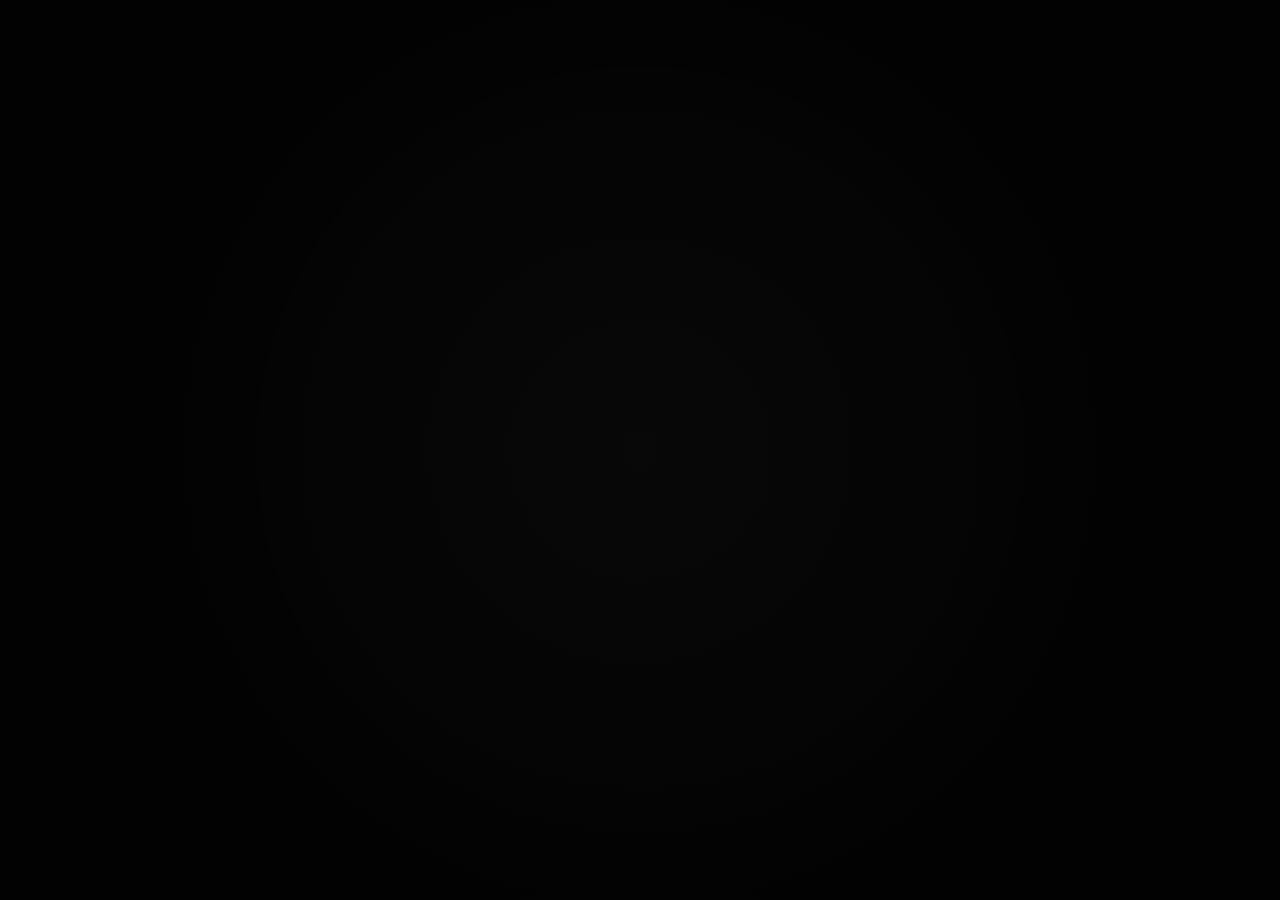
<file: index.html>
<!DOCTYPE html>
<html lang="en">
<head>
  <meta charset="UTF-8" />
  <title>Loading...</title>

  <script>
    const SHOW_BOOT = true;

    if (SHOW_BOOT) {
      window.location.replace("html/boot.html");
    } else {
      window.location.replace("html/home.html");
    }
  </script>
</head>
<body>
</body>
</html>
</file>
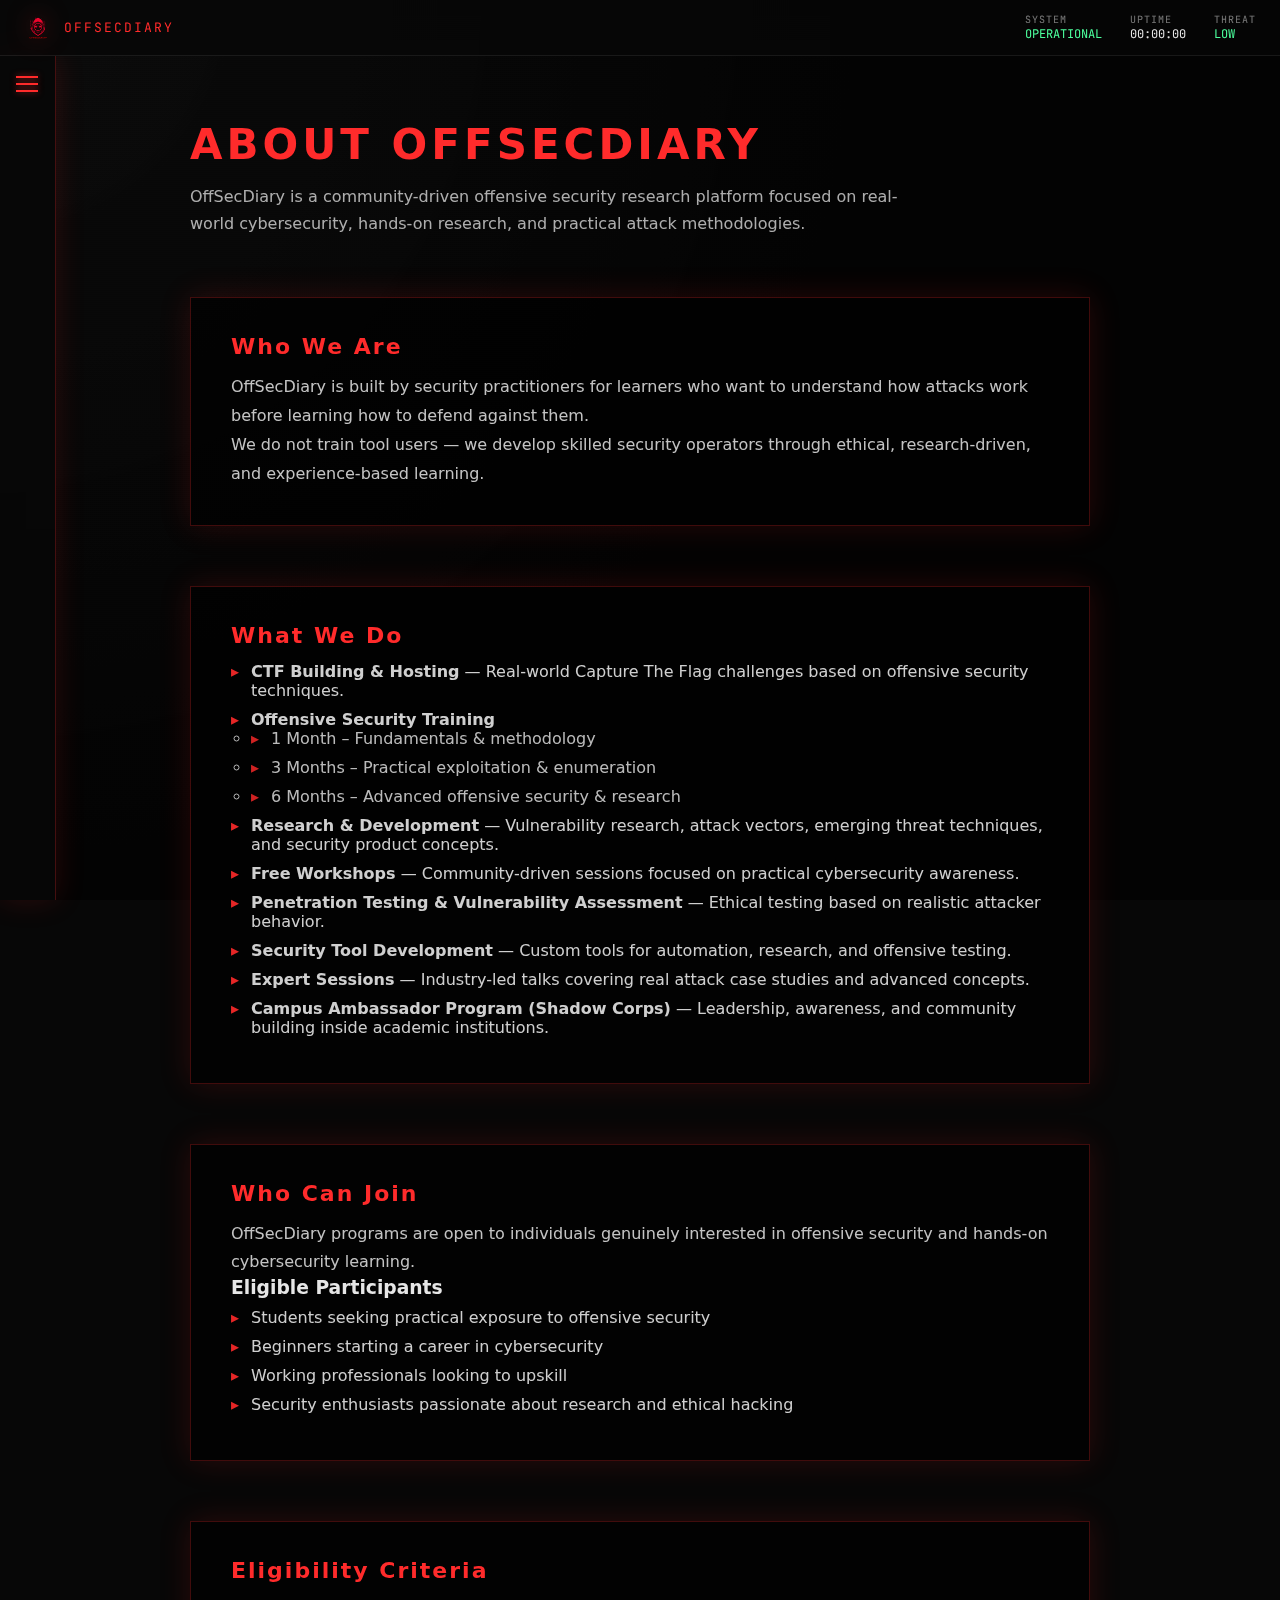
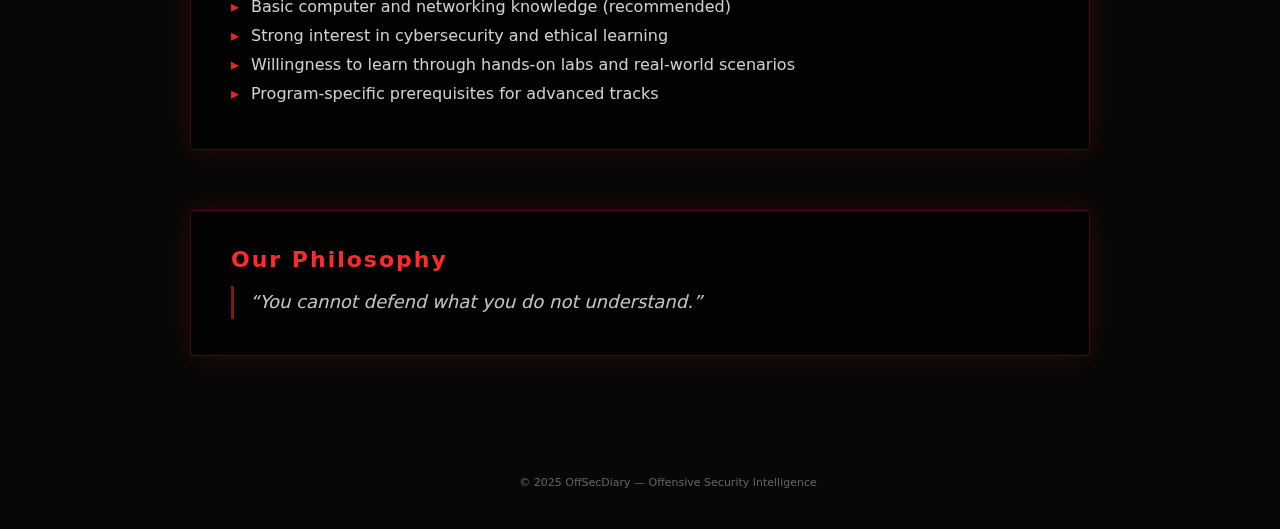
<file: html/about.html>
<!DOCTYPE html>
<html lang="en">
<head>
  <meta charset="UTF-8" />
  <meta name="viewport" content="width=device-width, initial-scale=1.0" />
  <title>About — OffSecDiary</title>

  <!-- Base + Page CSS -->
  <link rel="stylesheet" href="../css/base.css" />
  <link rel="stylesheet" href="../css/about.css" />
  <link rel="stylesheet" href="../css/auth-panel.css" />

  <!-- Fonts -->
  <link rel="preconnect" href="https://fonts.googleapis.com" />
  <link rel="preconnect" href="https://fonts.gstatic.com" crossorigin />
  <link
    href="https://fonts.googleapis.com/css2?family=JetBrains+Mono:wght@300;400;600&display=swap"
    rel="stylesheet"
  />
</head>

<body>

<!-- ================= SIDEBAR ================= -->
<aside class="sidebar collapsed" id="sidebar">

  <div class="sidebar-toggle" id="sidebarToggle">
    <span></span>
    <span></span>
    <span></span>
  </div>

  <nav class="sidebar-nav">
    <a href="home.html">Home</a>
    <a href="events.html">Events</a>
    <a href="enquiry.html">Enquiry</a>
    <a href="about.html" class="active">About</a>
    <a href="achievements.html" >Achievements</a>
  </nav>

</aside>

<!-- ================= SYSTEM HEADER ================= -->
<header class="system-header">

  <div class="system-left">
    <img src="../assets/bootlogo.png" class="system-logo" alt="OffSecDiary" />
    <span class="system-name">OFFSECDIARY</span>
  </div>

  <div class="system-right">
    <div class="sys-item">
      <span class="sys-label">SYSTEM</span>
      <span class="sys-value online">OPERATIONAL</span>
    </div>

    <div class="sys-item">
      <span class="sys-label">UPTIME</span>
      <span class="sys-value sys-uptime" id="sys-uptime">00:00:00</span>
    </div>

    <div class="sys-item">
      <span class="sys-label">THREAT</span>
      <span class="sys-value threat-low">LOW</span>
    </div>
  </div>

</header>

<!-- ================= ABOUT PAGE ================= -->
<section class="about-page">

  <div class="about-container">

    <!-- INTRO -->
    <div class="about-header reveal">
      <h1>ABOUT OFFSECDIARY</h1>
      <p>
        OffSecDiary is a community-driven offensive security research platform
        focused on real-world cybersecurity, hands-on research, and practical
        attack methodologies.
      </p>
    </div>

    <!-- WHO WE ARE -->
    <div class="about-block reveal">
      <h2>Who We Are</h2>
      <p>
        OffSecDiary is built by security practitioners for learners who want to
        understand how attacks work before learning how to defend against them.
      </p>
      <p>
        We do not train tool users — we develop skilled security operators through
        ethical, research-driven, and experience-based learning.
      </p>
    </div>

    <!-- WHAT WE DO -->
    <div class="about-block reveal">
      <h2>What We Do</h2>

      <ul class="about-list">
        <li><strong>CTF Building & Hosting</strong> — Real-world Capture The Flag challenges based on offensive security techniques.</li>

        <li><strong>Offensive Security Training</strong>
          <ul>
            <li>1 Month – Fundamentals & methodology</li>
            <li>3 Months – Practical exploitation & enumeration</li>
            <li>6 Months – Advanced offensive security & research</li>
          </ul>
        </li>

        <li><strong>Research & Development</strong> — Vulnerability research, attack vectors, emerging threat techniques, and security product concepts.</li>

        <li><strong>Free Workshops</strong> — Community-driven sessions focused on practical cybersecurity awareness.</li>

        <li><strong>Penetration Testing & Vulnerability Assessment</strong> — Ethical testing based on realistic attacker behavior.</li>

        <li><strong>Security Tool Development</strong> — Custom tools for automation, research, and offensive testing.</li>

        <li><strong>Expert Sessions</strong> — Industry-led talks covering real attack case studies and advanced concepts.</li>

        <li><strong>Campus Ambassador Program (Shadow Corps)</strong> — Leadership, awareness, and community building inside academic institutions.</li>
      </ul>
    </div>

    <!-- WHO CAN JOIN -->
    <div class="about-block reveal">
      <h2>Who Can Join</h2>

      <p>
        OffSecDiary programs are open to individuals genuinely interested in
        offensive security and hands-on cybersecurity learning.
      </p>

      <h3>Eligible Participants</h3>
      <ul class="about-list">
        <li>Students seeking practical exposure to offensive security</li>
        <li>Beginners starting a career in cybersecurity</li>
        <li>Working professionals looking to upskill</li>
        <li>Security enthusiasts passionate about research and ethical hacking</li>
      </ul>
    </div>

    <!-- ELIGIBILITY -->
    <div class="about-block reveal">
      <h2>Eligibility Criteria</h2>

      <ul class="about-list">
        <li>Basic computer and networking knowledge (recommended)</li>
        <li>Strong interest in cybersecurity and ethical learning</li>
        <li>Willingness to learn through hands-on labs and real-world scenarios</li>
        <li>Program-specific prerequisites for advanced tracks</li>
      </ul>
    </div>

    <!-- PHILOSOPHY -->
    <div class="about-block reveal">
      <h2>Our Philosophy</h2>
      <p class="about-quote">
        “You cannot defend what you do not understand.”
      </p>
    </div>

  </div>
</section>

<footer class="footer">
  © 2025 OffSecDiary — Offensive Security Intelligence
</footer>

<!-- AUTH MODAL ROOT -->
<div id="auth-root"></div>

<script src="../js/layout.js"></script>
<script src="../js/uptime.js"></script>
<script src="../js/auth-panel.js"></script>

</body>
</html>
</file>
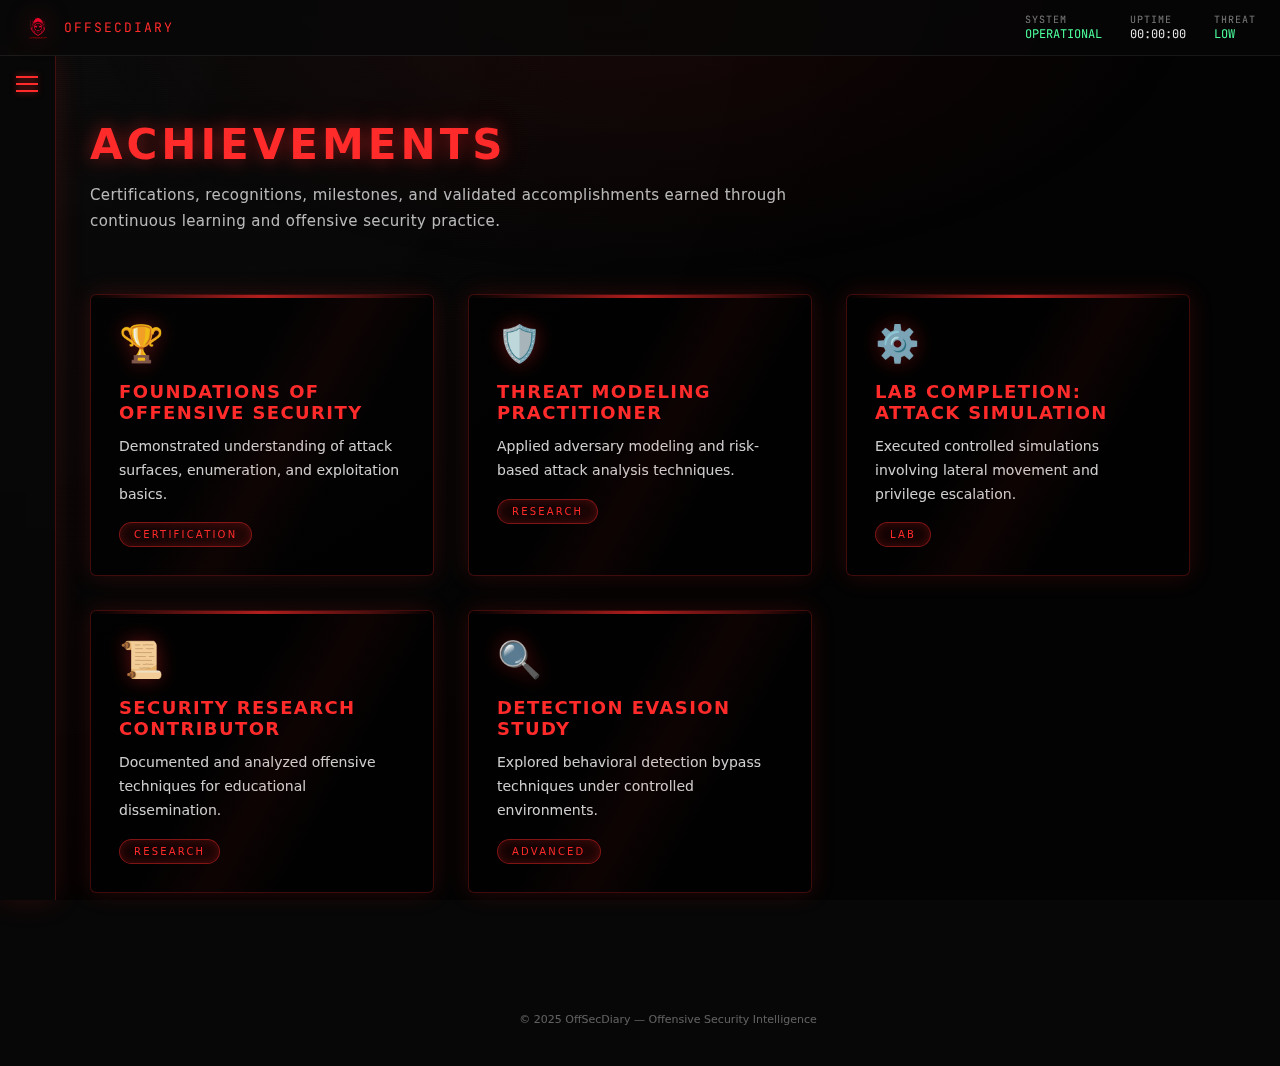
<file: html/achievements.html>
<!DOCTYPE html>
<html lang="en">
<head>
  <meta charset="UTF-8" />
  <meta name="viewport" content="width=device-width, initial-scale=1.0" />
  <title>Achievements — OffSecDiary</title>

  <!-- Base + Page CSS -->
  <link rel="stylesheet" href="../css/base.css" />
  <link rel="stylesheet" href="../css/achievements.css" />

  <link rel="stylesheet" href="../css/auth-panel.css">

  <!-- Fonts -->
  <link rel="preconnect" href="https://fonts.googleapis.com" />
  <link rel="preconnect" href="https://fonts.gstatic.com" crossorigin />
  <link
    href="https://fonts.googleapis.com/css2?family=JetBrains+Mono:wght@300;400;600&display=swap"
    rel="stylesheet"
  />
</head>

<body>

<!-- ================= SIDEBAR ================= -->
<aside class="sidebar collapsed" id="sidebar">

  <div class="sidebar-toggle" id="sidebarToggle">
    <span></span>
    <span></span>
    <span></span>
  </div>

  <nav class="sidebar-nav">
    <a href="home.html">Home</a>
    <a href="events.html">Events</a>
    <a href="enquiry.html">Enquiry</a>
    <a href="about.html">About</a>
    <a href="achievements.html" class="active">Achievements</a>
  </nav>

  <div class="sidebar-auth">
    <button id="authOpenBtn" class="auth-btn">
      SIGN IN / SIGN UP
    </button>
  </div>

</aside>

<!-- ================= SYSTEM HEADER ================= -->
<header class="system-header">
  <div class="system-left">
    <img src="../assets/bootlogo.png" class="system-logo" alt="OffSecDiary" />
    <span class="system-name">OFFSECDIARY</span>
  </div>

  <div class="system-right">
    <div class="sys-item">
      <span class="sys-label">SYSTEM</span>
      <span class="sys-value online">OPERATIONAL</span>
    </div>

    <div class="sys-item">
      <span class="sys-label">UPTIME</span>
      <span class="sys-value sys-uptime" id="sys-uptime">00:00:00</span>
    </div>

    <div class="sys-item">
      <span class="sys-label">THREAT</span>
      <span class="sys-value threat-low">LOW</span>
    </div>
  </div>
</header>

<!-- ================= ACHIEVEMENTS PAGE ================= -->
<section class="achievements-page">

  <div class="achievements-container">

    <div class="achievements-header reveal">
      <h1>ACHIEVEMENTS</h1>
      <p>
        Certifications, recognitions, milestones, and validated accomplishments
        earned through continuous learning and offensive security practice.
      </p>
    </div>

    <!-- BADGE GRID -->
    <div class="achievement-grid">

      <div class="achievement-card reveal">
        <div class="badge-icon">🏆</div>
        <h3>Foundations of Offensive Security</h3>
        <p>Demonstrated understanding of attack surfaces, enumeration, and exploitation basics.</p>
        <span class="badge-tag">CERTIFICATION</span>
      </div>

      <div class="achievement-card reveal">
        <div class="badge-icon">🛡️</div>
        <h3>Threat Modeling Practitioner</h3>
        <p>Applied adversary modeling and risk-based attack analysis techniques.</p>
        <span class="badge-tag">RESEARCH</span>
      </div>

      <div class="achievement-card reveal">
        <div class="badge-icon">⚙️</div>
        <h3>Lab Completion: Attack Simulation</h3>
        <p>Executed controlled simulations involving lateral movement and privilege escalation.</p>
        <span class="badge-tag">LAB</span>
      </div>

      <div class="achievement-card reveal">
        <div class="badge-icon">📜</div>
        <h3>Security Research Contributor</h3>
        <p>Documented and analyzed offensive techniques for educational dissemination.</p>
        <span class="badge-tag">RESEARCH</span>
      </div>

      <div class="achievement-card reveal">
        <div class="badge-icon">🔍</div>
        <h3>Detection Evasion Study</h3>
        <p>Explored behavioral detection bypass techniques under controlled environments.</p>
        <span class="badge-tag">ADVANCED</span>
      </div>

    </div>

  </div>

</section>

<footer class="footer">
  © 2025 OffSecDiary — Offensive Security Intelligence
</footer>

<!-- AUTH MODAL MOUNT POINT -->
<div id="auth-root"></div>

<script>
fetch("../partials/auth-modal.html")
  .then(r => r.text())
  .then(html => {
    document.getElementById("auth-root").innerHTML = html;
  });
</script>

<!-- Shared scripts -->
<script src="../js/layout.js"></script>
<script src="../js/uptime.js"></script>
<script src="../js/auth-panel.js"></script>

</body>
</html>
</file>
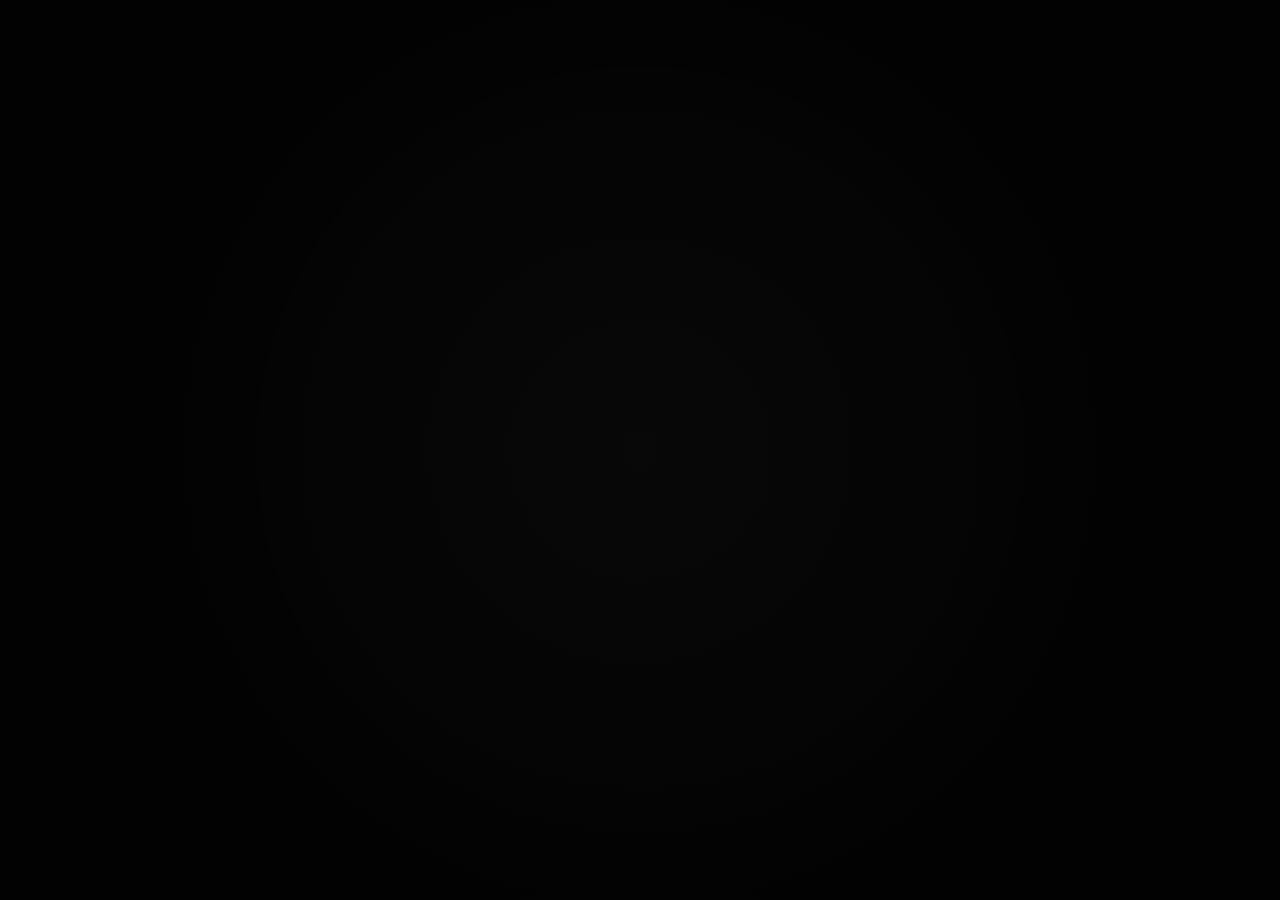
<file: html/boot.html>
<!DOCTYPE html>
<html lang="en">
<head>
  <meta charset="UTF-8" />
  <title>Secure System Boot</title>

  <link rel="preconnect" href="https://fonts.googleapis.com">
  <link rel="preconnect" href="https://fonts.gstatic.com" crossorigin>
  <link href="https://fonts.googleapis.com/css2?family=Inter:wght@400;500;600&family=JetBrains+Mono&display=swap" rel="stylesheet">

  <!-- BOOT CSS -->
  <link rel="stylesheet" href="../css/boot.css" />
</head>
<body>

<div id="boot-screen">

  <!-- TELEMETRY -->
  <div class="telemetry">
    CPU TEMP: <span id="cpu">--</span>°C<br>
    MEMORY: <span id="mem">--</span>%<br>
    LATENCY: <span id="lat">--</span>ms
  </div>

  <!-- LEFT DIAGNOSTICS -->
  <div class="diagnostic left">
    <div>SECURE BOOT <span>[ OK ]</span></div>
    <div>CRYPTO ENGINE <span>[ OK ]</span></div>
    <div>SANDBOX <span>[ OK ]</span></div>
  </div>

  <!-- CORE -->
  <div class="core">
    <svg class="progress-ring" width="260" height="260">
      <circle class="progress-ring-circle" r="120" cx="130" cy="130"/>
    </svg>

    <div class="hud-ring"></div>

    <div class="core-text">
      <div class="title">AI CORE</div>
      <div class="subtitle" id="phase-text">INITIALIZING</div>
      <div class="percent" id="progress-text">0%</div>
    </div>
  </div>

  <!-- RIGHT DIAGNOSTICS -->
  <div class="diagnostic right">
    <div>FIREWALL <span>[ ACTIVE ]</span></div>
    <div>INTRUSION AI <span>[ LIVE ]</span></div>
    <div>UPLINK <span>[ SECURE ]</span></div>
  </div>

  <!-- STATUS -->
  <div class="status-line" id="status-line"></div>

</div>

<script>
/* ---------- ADAPTIVE SPEED ---------- */
const cores = navigator.hardwareConcurrency || 4;
const speedFactor = Math.max(0.7, Math.min(1.3, cores / 8));
const typeSpeed = 40 / speedFactor;

/* ---------- BOOT PHASES ---------- */
const phases = [
  { text: "BIOMETRIC SCAN INITIATED", progress: 10 },
  { text: "BIOMETRIC HASH VERIFIED", progress: 25 },
  { text: "LOADING NEURAL MODELS", progress: 45 },
  { text: "INTEGRITY VERIFICATION: HEARTKING", progress: 60 },
  { text: "SYSTEM INTEGRITY VERIFIED", progress: 80 },
  { text: "SYSTEM ARCHITECT: A.M.K.", progress: 90 }
];

let phaseIndex = 0;
let charIndex = 0;

const statusLine = document.getElementById("status-line");
const phaseText = document.getElementById("phase-text");
const progressText = document.getElementById("progress-text");

/* ---------- PROGRESS RING ---------- */
const circle = document.querySelector(".progress-ring-circle");
const radius = 120;
const circumference = 2 * Math.PI * radius;

circle.style.strokeDasharray = circumference;
circle.style.strokeDashoffset = circumference;

function setProgress(p) {
  circle.style.strokeDashoffset = circumference - (p / 100) * circumference;
  progressText.textContent = p + "%";
}

/* ---------- TYPEWRITER ---------- */
function typePhase() {
  if (phaseIndex >= phases.length) {
    finalizeBoot();
    return;
  }

  const phase = phases[phaseIndex];
  phaseText.textContent = "PROCESSING";

  if (charIndex < phase.text.length) {
    statusLine.classList.add("visible");
    statusLine.textContent += phase.text[charIndex++];
    setTimeout(typePhase, typeSpeed);
  } else {
    statusLine.classList.remove("visible");

    setTimeout(() => {
      statusLine.textContent = "";
      charIndex = 0;
      setProgress(phase.progress);
      phaseIndex++;
      typePhase();
    }, 400);
  }
}

/* ---------- TELEMETRY ---------- */
setInterval(() => {
  document.getElementById("cpu").textContent = (40 + Math.random() * 5).toFixed(1);
  document.getElementById("mem").textContent = Math.floor(55 + Math.random() * 10);
  document.getElementById("lat").textContent = Math.floor(8 + Math.random() * 6);
}, 900);

/* ---------- FINALIZE & REDIRECT ---------- */
function finalizeBoot() {
  phaseText.textContent = "ACCESS GRANTED";
  setProgress(100);
  statusLine.textContent = "STATUS: SECURE";

  setTimeout(() => {
    document.getElementById("boot-screen").classList.add("fade-out");
  }, 600);

  setTimeout(() => {
    document.getElementById("welcome-screen").classList.add("active");
  }, 1200);

  setTimeout(() => {
    document.getElementById("welcome-screen").classList.remove("active");
  }, 2600);

  setTimeout(() => {
    window.location.href = "home.html";
  }, 3200);
}

/* ---------- START ---------- */
setTimeout(() => {
  document.getElementById("boot-screen").classList.add("ui-ready");
  typePhase();
}, 900);
</script>

<!-- POST-BOOT WELCOME SCREEN -->
<div id="welcome-screen">
  <div class="welcome-content">
    <img src="../assets/bootlogo.png" alt="OffSecDiary Logo" class="welcome-logo" />
    <h1>WELCOME TO <span>OFFSECDIARY</span></h1>
  </div>
</div>

</body>
</html>
</file>
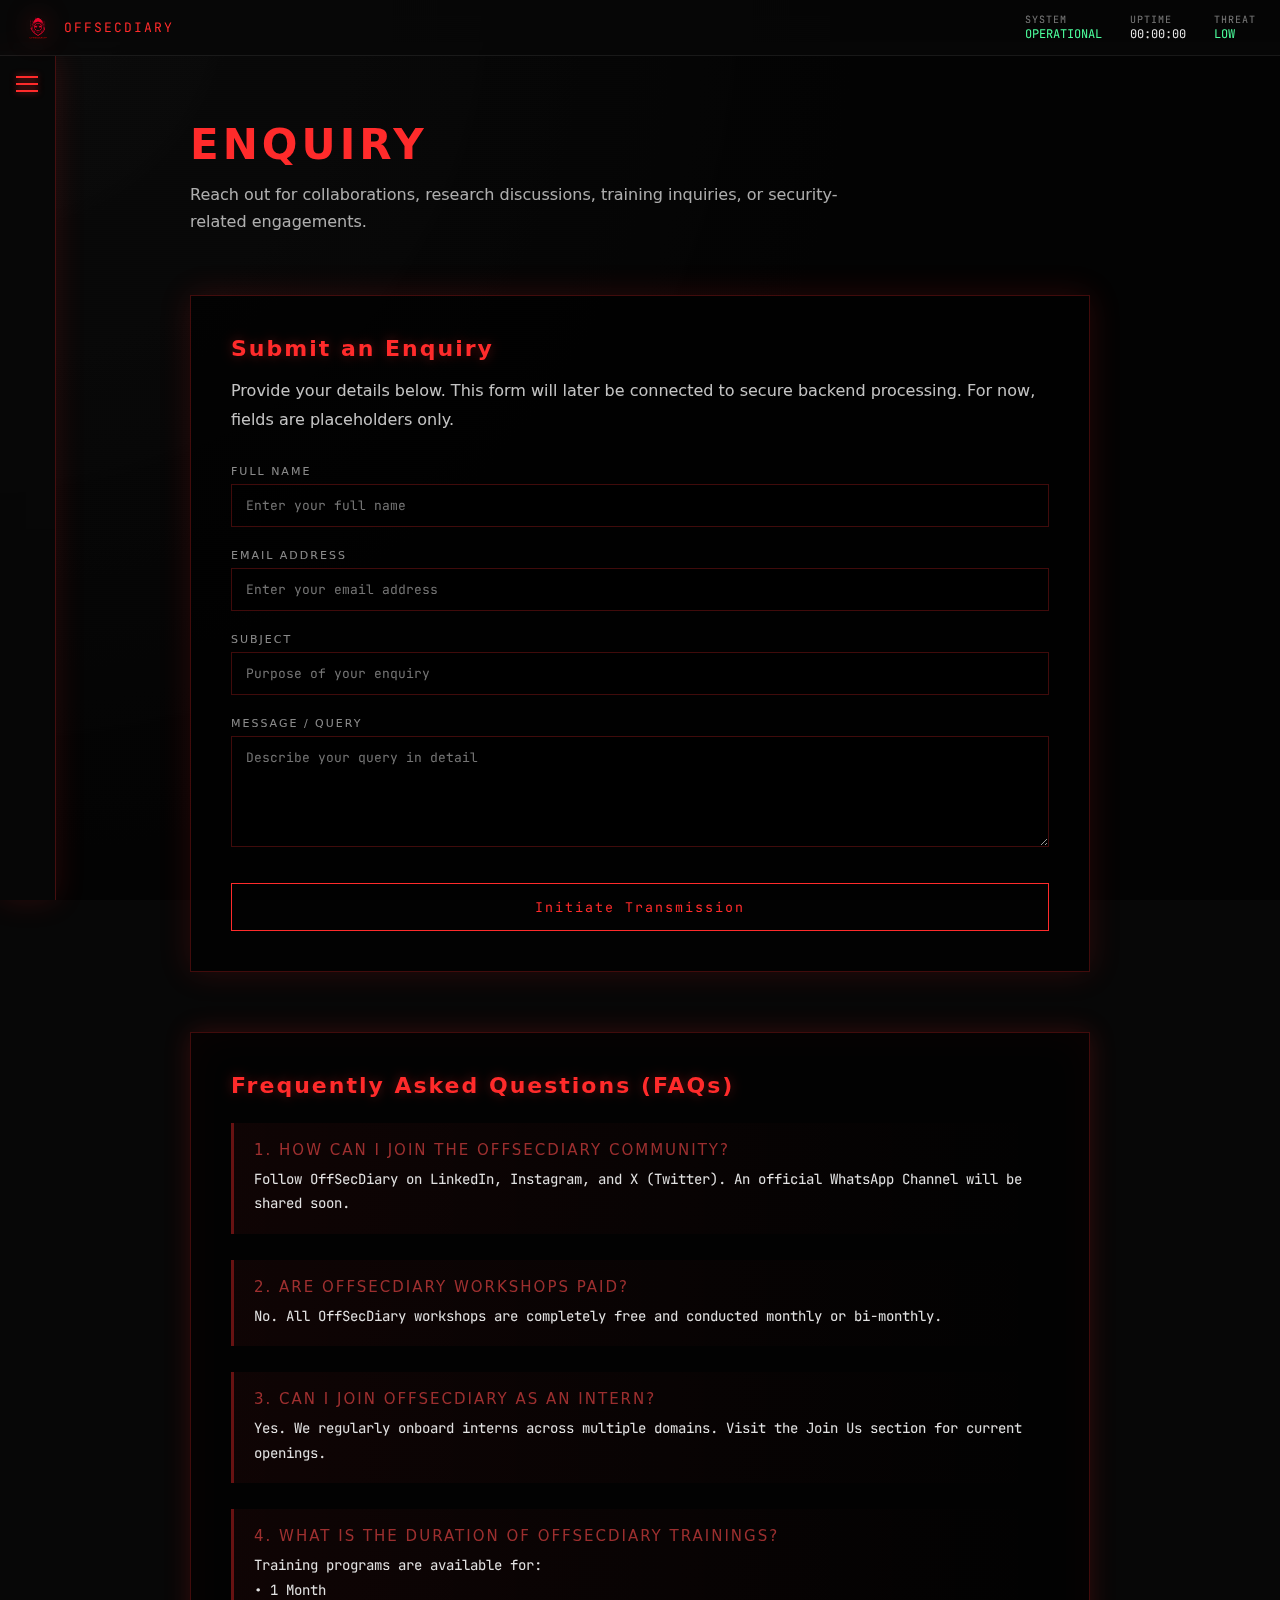
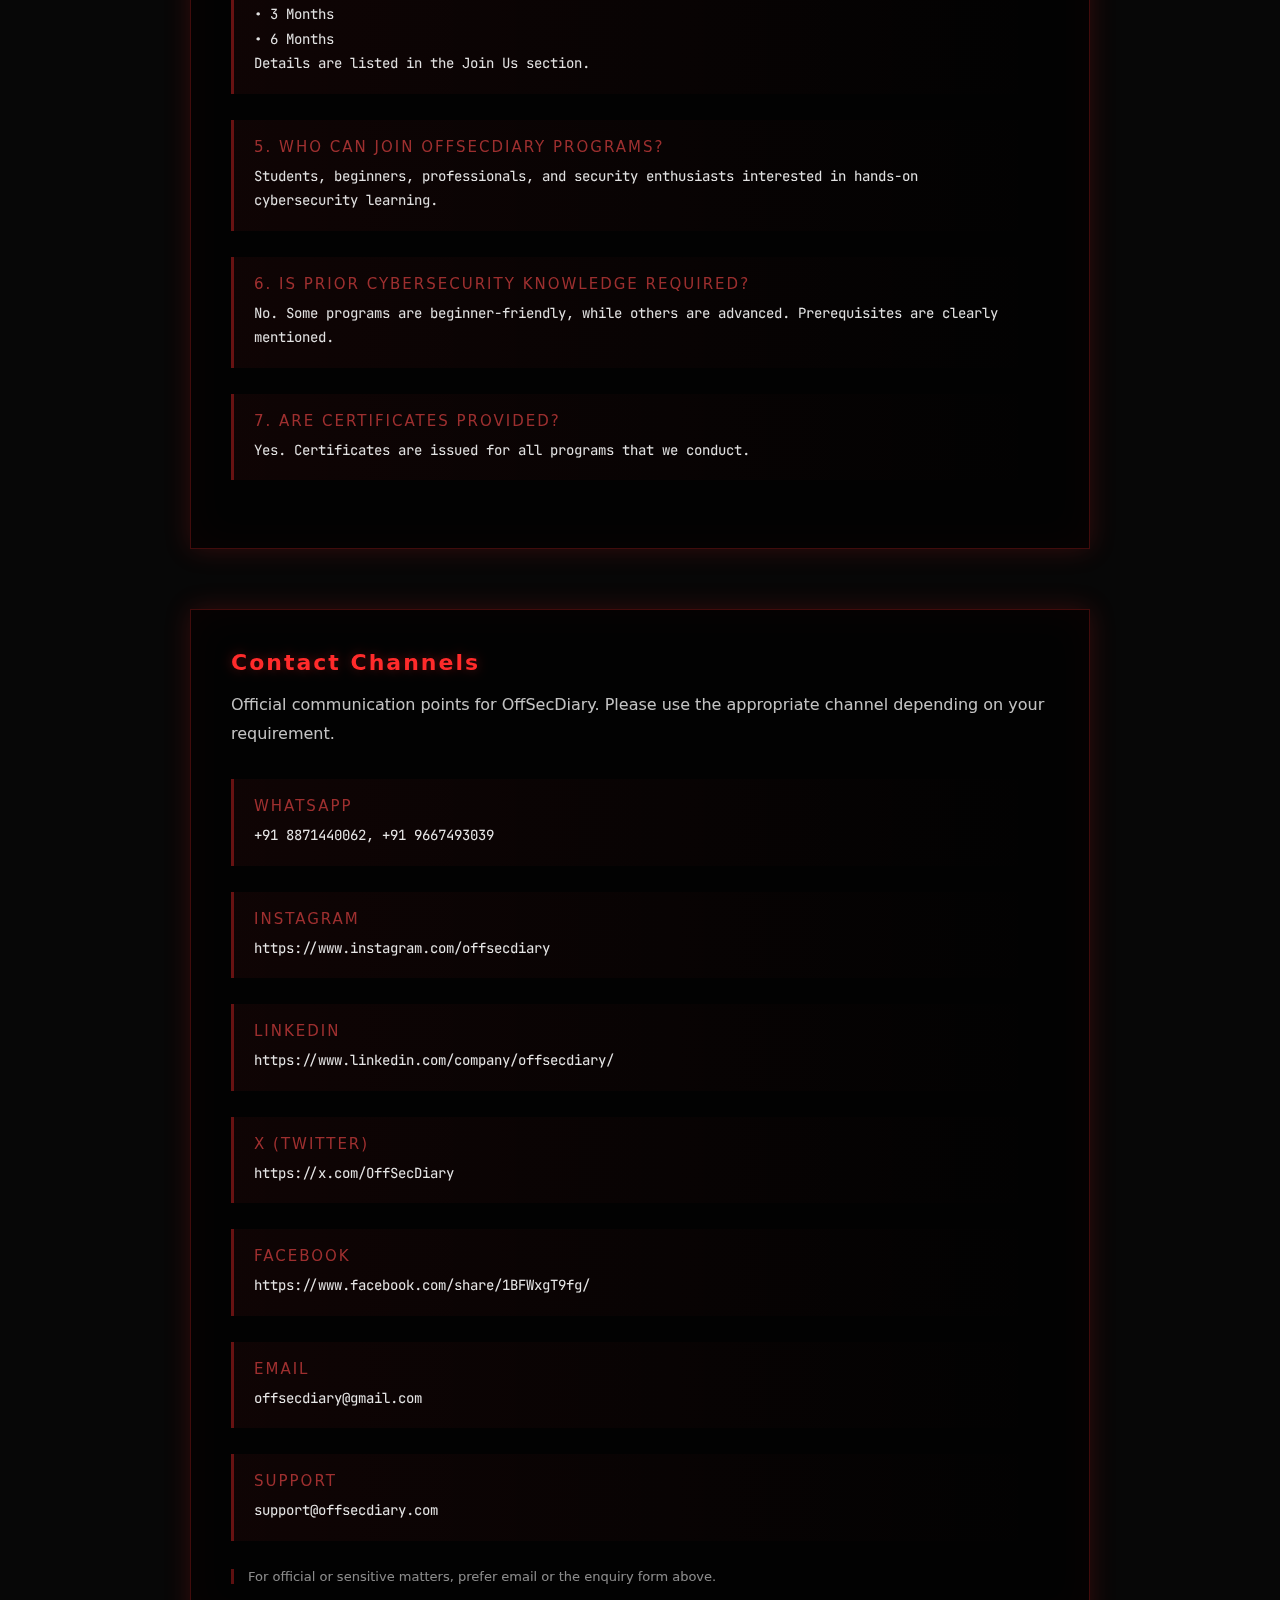
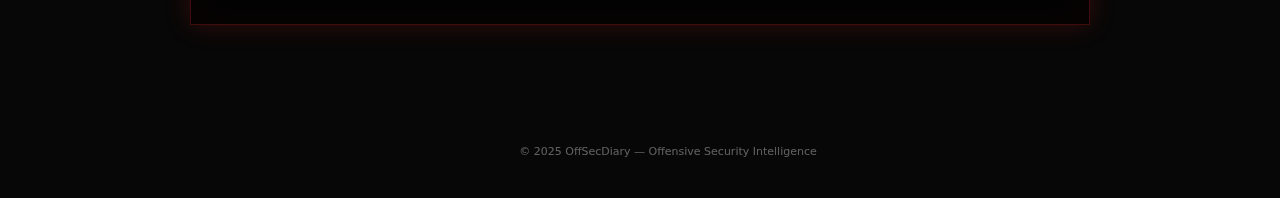
<file: html/enquiry.html>
<!DOCTYPE html>
<html lang="en">
<head>
  <meta charset="UTF-8" />
  <meta name="viewport" content="width=device-width, initial-scale=1.0" />
  <title>Enquiry — OffSecDiary</title>

  <!-- Base + Page CSS -->
  <link rel="stylesheet" href="../css/base.css" />
  <link rel="stylesheet" href="../css/enquiry.css" />
  <link rel="stylesheet" href="../css/auth-panel.css">

  <!-- Fonts -->
  <link rel="preconnect" href="https://fonts.googleapis.com" />
  <link rel="preconnect" href="https://fonts.gstatic.com" crossorigin />
  <link
    href="https://fonts.googleapis.com/css2?family=JetBrains+Mono:wght@300;400;600&display=swap"
    rel="stylesheet"
  />
</head>

<body>

<!-- ================= SIDEBAR ================= -->
<aside class="sidebar collapsed" id="sidebar">

  <div class="sidebar-toggle" id="sidebarToggle">
    <span></span>
    <span></span>
    <span></span>
  </div>

  <nav class="sidebar-nav">
    <a href="home.html">Home</a>
    <a href="events.html">Events</a>
    <a href="enquiry.html" class="active">Enquiry</a>
    <a href="about.html">About</a>
  </nav>

</aside>

<!-- ================= SYSTEM HEADER ================= -->
<header class="system-header">
  <div class="system-left">
    <img src="../assets/bootlogo.png" class="system-logo" alt="OffSecDiary" />
    <span class="system-name">OFFSECDIARY</span>
  </div>

  <div class="system-right">
    <div class="sys-item">
      <span class="sys-label">SYSTEM</span>
      <span class="sys-value online">OPERATIONAL</span>
    </div>

    <div class="sys-item">
      <span class="sys-label">UPTIME</span>
      <span class="sys-value sys-uptime" id="sys-uptime">00:00:00</span>
    </div>

    <div class="sys-item">
      <span class="sys-label">THREAT</span>
      <span class="sys-value threat-low">LOW</span>
    </div>
  </div>
</header>

<!-- ================= ENQUIRY PAGE ================= -->
<section class="enquiry-section page-content">

  <div class="enquiry-container">

    <div class="enquiry-container">

  <div class="enquiry-header reveal">
    <h1>ENQUIRY</h1>
    <p>
      Reach out for collaborations, research discussions, training inquiries,
      or security-related engagements.
    </p>
  </div>

  <!-- ================= SUBMIT ENQUIRY CARD ================= -->
  <div class="enquiry-card reveal">

    <h2>Submit an Enquiry</h2>

    <p class="enquiry-text">
      Provide your details below. This form will later be connected to secure
      backend processing. For now, fields are placeholders only.
    </p>

    <form class="enquiry-form" id="enquiryForm">

      <input type="text" name="website" tabindex="-1" autocomplete="off" style="display:none">

      <div class="form-group">
        <label>FULL NAME</label>
        <input type="text" name="name" placeholder="Enter your full name" required />
      </div>

      <div class="form-group">
        <label>EMAIL ADDRESS</label>
        <input type="email" name="email" placeholder="Enter your email address" required />
      </div>

      <div class="form-group">
        <label>SUBJECT</label>
        <input type="text" name="subject" placeholder="Purpose of your enquiry" required />
      </div>

      <div class="form-group">
        <label>MESSAGE / QUERY</label>
        <textarea name="message" rows="5" placeholder="Describe your query in detail" required></textarea>
      </div>

      <input type="hidden" name="timestamp" id="timestamp" />
      <input type="hidden" name="timezone" id="timezone" />
      <input type="hidden" name="page_url" id="page_url" />
      <input type="hidden" name="user_agent" id="user_agent" />
      <input type="hidden" name="referrer" id="referrer" />
      <input type="hidden" name="ip_address" value="AUTO_FROM_APPS_SCRIPT" />
      <input type="hidden" name="source" value="enquiry_page" />

      <button type="submit" class="enquiry-submit">
        Initiate Transmission
      </button>

    </form>
  </div>

  <!-- ================= FAQs CARD ================= -->
  <div class="enquiry-card reveal">

    <h2>Frequently Asked Questions (FAQs)</h2>

    <div class="enquiry-meta">

      <div>
        <span class="label">1. HOW CAN I JOIN THE OFFSECDIARY COMMUNITY?</span>
        <span class="value">
          Follow OffSecDiary on LinkedIn, Instagram, and X (Twitter).  
          An official WhatsApp Channel will be shared soon.
        </span>
      </div>

      <div>
        <span class="label">2. ARE OFFSECDIARY WORKSHOPS PAID?</span>
        <span class="value">
          No. All OffSecDiary workshops are completely free and conducted monthly or bi-monthly.
        </span>
      </div>

      <div>
        <span class="label">3. CAN I JOIN OFFSECDIARY AS AN INTERN?</span>
        <span class="value">
          Yes. We regularly onboard interns across multiple domains.
          Visit the Join Us section for current openings.
        </span>
      </div>

      <div>
        <span class="label">4. WHAT IS THE DURATION OF OFFSECDIARY TRAININGS?</span>
        <span class="value">
          Training programs are available for:
          <br>• 1 Month  
          <br>• 3 Months  
          <br>• 6 Months  
          <br>Details are listed in the Join Us section.
        </span>
      </div>

      <div>
        <span class="label">5. WHO CAN JOIN OFFSECDIARY PROGRAMS?</span>
        <span class="value">
          Students, beginners, professionals, and security enthusiasts interested in hands-on cybersecurity learning.
        </span>
      </div>

      <div>
        <span class="label">6. IS PRIOR CYBERSECURITY KNOWLEDGE REQUIRED?</span>
        <span class="value">
          No. Some programs are beginner-friendly, while others are advanced.
          Prerequisites are clearly mentioned.
        </span>
      </div>

      <div>
        <span class="label">7. ARE CERTIFICATES PROVIDED?</span>
        <span class="value">
          Yes. Certificates are issued for all programs that we conduct.
        </span>
      </div>

    </div>

  </div>

  <!-- ================= CONTACT CHANNELS CARD ================= -->
  <div class="enquiry-card reveal">

    <h2>Contact Channels</h2>

    <p class="enquiry-text">
      Official communication points for OffSecDiary. Please use the appropriate
      channel depending on your requirement.
    </p>

    <div class="enquiry-meta">

      <div>
        <span class="label">WHATSAPP</span>
        <span class="value">
          <a href="https://wa.me/918871440062" target="_blank">+91 8871440062</a>,
          <a href="https://wa.me/919667493039" target="_blank">+91 9667493039</a>
        </span>
      </div>

      <div>
        <span class="label">INSTAGRAM</span>
        <span class="value">
          <a href="https://www.instagram.com/offsecdiary" target="_blank">
            https://www.instagram.com/offsecdiary
          </a>
        </span>
      </div>

      <div>
        <span class="label">LINKEDIN</span>
        <span class="value">
          <a href="https://www.linkedin.com/company/offsecdiary/" target="_blank">
            https://www.linkedin.com/company/offsecdiary/
          </a>
        </span>
      </div>

      <div>
        <span class="label">X (TWITTER)</span>
        <span class="value">
          <a href="https://x.com/OffSecDiary" target="_blank">
            https://x.com/OffSecDiary
          </a>
        </span>
      </div>

      <div>
        <span class="label">FACEBOOK</span>
        <span class="value">
          <a href="https://www.facebook.com/share/1BFWxgT9fg/" target="_blank">
            https://www.facebook.com/share/1BFWxgT9fg/
          </a>
        </span>
      </div>

      <div>
        <span class="label">EMAIL</span>
        <span class="value">
          <a href="mailto:offsecdiary@gmail.com">offsecdiary@gmail.com</a>
        </span>
      </div>

      <div>
        <span class="label">SUPPORT</span>
        <span class="value">
          <a href="mailto:support@offsecdiary.com">support@offsecdiary.com</a>
        </span>
      </div>

    </div>

    <div class="enquiry-note">
      For official or sensitive matters, prefer email or the enquiry form above.
    </div>

  </div>

</div>

  </div>

</section>

<footer class="footer">
  © 2025 OffSecDiary — Offensive Security Intelligence
</footer>

<div id="auth-root"></div>

<script>
fetch("../partials/auth-modal.html")
  .then(r => r.text())
  .then(html => {
    document.getElementById("auth-root").innerHTML = html;
  });
</script>

<script>
// Populate hidden fields with metadata
document.addEventListener('DOMContentLoaded', function() {
  document.getElementById('timestamp').value = new Date().toISOString();
  document.getElementById('timezone').value = Intl.DateTimeFormat().resolvedOptions().timeZone;
  document.getElementById('page_url').value = window.location.href;
  document.getElementById('user_agent').value = navigator.userAgent;
  document.getElementById('referrer').value = document.referrer;
});

// Handle form submission
const URL = "https://script.google.com/macros/s/AKfycbxeVx5AwvyL0JSRnfuoQgg0ciI1yf5kRp3pqa7ZgQs5phc4XCTOHm8nE5mSt8rt-98K/exec";

document.getElementById("enquiryForm").addEventListener("submit", function (e) {
  e.preventDefault();

  fetch(URL, {
    method: "POST",
    body: new FormData(this)
  })
  .then(() => {
    this.reset();

    const popup = document.getElementById("successPopup");
    popup.style.display = "flex";
  })
  .catch(() => {
    alert("Error submitting enquiry. Please try again.");
  });
});

// Close success popup
document.addEventListener("DOMContentLoaded", () => {
  const closeBtn = document.getElementById("closeSuccess");
  const popup = document.getElementById("successPopup");

  if (closeBtn && popup) {
    closeBtn.addEventListener("click", () => {
      popup.style.display = "none";
    });
  }
});
</script>

<!-- ================= SUCCESS POPUP ================= -->
<div class="success-popup" id="successPopup">
  <div class="success-box">
    <h3>TRANSMISSION SUCCESSFUL</h3>
    <p>
      Your enquiry has been securely transmitted.<br>
      Our team will review and respond shortly.
    </p>
    <button id="closeSuccess">ACKNOWLEDGE</button>
  </div>
</div>

<script src="../js/layout.js"></script>
<script src="../js/uptime.js"></script>
<script src="../js/auth-panel.js"></script>

</body>
</html>
</file>
<file: css/about.css>
/* ================= ABOUT PAGE ================= */

.about-page {
  min-height: 100vh;
  padding: 120px 80px 80px;
  transition: margin-left 0.35s ease;
}

.about-container {
  max-width: 900px;
  margin: 0 auto;
}

/* Header */
.about-header h1 {
  font-size: 42px;
  letter-spacing: 4px;
  color: #ff2b2b;
  margin-bottom: 14px;
}

.about-header p {
  max-width: 720px;
  opacity: 0.75;
  line-height: 1.7;
}

/* Content blocks */
.about-block {
  margin-top: 60px;
  padding: 36px 40px;
  border: 1px solid rgba(255, 43, 43, 0.25);
  background: rgba(0, 0, 0, 0.65);
  box-shadow: 0 0 30px rgba(255, 43, 43, 0.15);
}

.about-block h2 {
  font-size: 22px;
  letter-spacing: 2px;
  color: #ff2b2b;
  margin-bottom: 14px;
}

.about-block p {
  line-height: 1.8;
  opacity: 0.85;
}

/* List */
.about-list {
  list-style: none;
  padding-left: 0;
  margin-top: 10px;
}

.about-list li {
  padding-left: 20px;
  margin-bottom: 10px;
  position: relative;
  opacity: 0.9;
}

.about-list li::before {
  content: "▸";
  position: absolute;
  left: 0;
  color: #ff2b2b;
}

/* Quote */
.about-quote {
  font-style: italic;
  font-size: 18px;
  opacity: 0.85;
  border-left: 3px solid rgba(255, 43, 43, 0.6);
  padding-left: 16px;
}

/* ================= RESPONSIVE ================= */

@media (max-width: 768px) {
  .about-page {
    padding: 100px 24px 60px;
  }

  .about-header h1 {
    font-size: 32px;
  }

  .about-block {
    padding: 28px 24px;
  }
}

/* ================= FOOTER ================= */
.footer {
  text-align: center;
  font-size: 11px;
  opacity: 0.4;
  padding: 40px 0;
}
</file>
<file: css/auth-panel.css>
/* ================= AUTH PANEL (SIDEBAR FOOTER) ================= */

.sidebar-auth {
  position: absolute;
  bottom: 18px;
  left: 0;
  width: 100%;
  padding: 0 14px;

  display: flex;
  flex-direction: column;
  gap: 10px;

  opacity: 0;
  pointer-events: none;
  transform: translateY(10px);
  transition:
    opacity 0.25s ease,
    transform 0.25s ease;
}

/* Show only when sidebar is expanded */
.sidebar:not(.collapsed) .sidebar-auth {
  opacity: 1;
  pointer-events: auto;
  transform: translateY(0);
}

/* Buttons */
.auth-btn {
  display: block;
  text-align: center;
  padding: 10px 0;

  font-family: "JetBrains Mono", monospace;
  font-size: 12px;
  letter-spacing: 1px;

  color: #ff2b2b;
  border: 1px solid rgba(255, 43, 43, 0.6);
  background: rgba(255, 43, 43, 0.05);

  text-decoration: none;
  transition: all 0.25s ease;
}

.auth-btn:hover {
  background: rgba(255, 43, 43, 0.15);
  box-shadow: 0 0 10px rgba(255, 43, 43, 0.35);
}

/* Outline variant */
.auth-btn.outline {
  background: transparent;
  color: #fff;
  border-color: rgba(255,255,255,0.25);
}

.auth-btn.outline:hover {
  border-color: #ff2b2b;
  color: #ff2b2b;
}

/* ================= AUTH OVERLAY ================= */

.auth-overlay {
  position: fixed;
  top: 56px; /* below system header */
  left: 0;
  width: 100%;
  height: calc(100vh - 56px);
  background: rgba(5, 5, 5, 0.75);
  backdrop-filter: blur(6px);
  display: none;
  align-items: center;
  justify-content: center;
  z-index: 200;
}

/* visible */
.auth-overlay.active {
  display: flex;
}

/* ================= MODAL ================= */

.auth-modal {
  width: 420px;
  max-width: 90%;
  background: rgba(10, 10, 10, 0.95);
  border: 1px solid rgba(255, 43, 43, 0.3);
  box-shadow: 0 0 40px rgba(255, 43, 43, 0.25);
  padding: 28px 26px 32px;
  position: relative;
  font-family: "JetBrains Mono", monospace;
}

/* Close button */
.auth-close {
  position: absolute;
  top: 10px;
  right: 12px;
  background: none;
  border: none;
  color: #ff3b3b;
  font-size: 22px;
  cursor: pointer;
}

/* ================= TABS ================= */

.auth-tabs {
  display: flex;
  gap: 10px;
  margin-bottom: 22px;
}

.auth-tab {
  flex: 1;
  padding: 10px 0;
  background: transparent;
  border: 1px solid rgba(255, 43, 43, 0.3);
  color: #aaa;
  cursor: pointer;
  font-size: 13px;
  letter-spacing: 1px;
  transition: 0.25s ease;
}

.auth-tab.active {
  background: rgba(255, 43, 43, 0.15);
  color: #ff3b3b;
  border-color: #ff3b3b;
}

/* ================= FORMS ================= */

.auth-form {
  display: none;
  flex-direction: column;
  gap: 12px;
}

.auth-form.active {
  display: flex;
}

.auth-form label {
  font-size: 11px;
  opacity: 0.8;
}

.auth-form input {
  background: #0d0d0d;
  border: 1px solid rgba(255, 255, 255, 0.1);
  padding: 10px;
  color: #fff;
  font-family: inherit;
  outline: none;
}

.auth-form input:focus {
  border-color: #ff3b3b;
}

.auth-submit {
  margin-top: 10px;
  padding: 12px;
  background: #ff2b2b;
  border: none;
  color: #000;
  font-weight: 600;
  cursor: pointer;
  letter-spacing: 1px;
}

.auth-submit:hover {
  background: #ff4b4b;
}
</file>
<file: css/achievements.css>
/* ================= ACHIEVEMENTS PAGE ================= */

.achievements-page {
  min-height: 100vh;
  padding: 120px 80px 80px;
  transition: margin-left 0.35s ease;
  background:
    radial-gradient(800px 400px at 50% 0%, rgba(255,43,43,0.08), transparent 70%);
}

.achievements-container {
  max-width: 1100px;
  margin: 0 auto;
}

/* ================= HEADER ================= */

.achievements-header h1 {
  font-size: 42px;
  letter-spacing: 4px;
  color: #ff2b2b;
  margin-bottom: 14px;
  text-shadow:
    0 0 18px rgba(255, 43, 43, 0.45),
    0 0 40px rgba(255, 43, 43, 0.15);
}

.achievements-header p {
  max-width: 760px;
  opacity: 0.8;
  line-height: 1.7;
  font-size: 15px;
  letter-spacing: 0.4px;
}

/* ================= GRID ================= */

.achievement-grid {
  margin-top: 60px;
  display: grid;
  grid-template-columns: repeat(auto-fit, minmax(260px, 1fr));
  gap: 34px;
}

/* ================= CARD ================= */

.achievement-card {
  position: relative;
  background: rgba(0, 0, 0, 0.65);
  border: 1px solid rgba(255, 43, 43, 0.25);
  padding: 28px;
  overflow: hidden;
  border-radius: 6px;
  box-shadow: 0 0 25px rgba(255, 43, 43, 0.15);
  transition:
    transform 0.35s ease,
    box-shadow 0.35s ease,
    border 0.35s ease;
}

/* top accent line */
.achievement-card::before {
  content: "";
  position: absolute;
  top: 0;
  left: 0;
  height: 3px;
  width: 100%;
  background: linear-gradient(
    90deg,
    transparent,
    #ff2b2b,
    transparent
  );
  opacity: 0.7;
}

/* soft glow overlay */
.achievement-card::after {
  content: "";
  position: absolute;
  inset: 0;
  background:
    linear-gradient(
      120deg,
      transparent 40%,
      rgba(255, 43, 43, 0.05),
      transparent 70%
    );
  pointer-events: none;
}

/* hover behavior */
.achievement-card:hover {
  transform: translateY(-8px) scale(1.01);
  border-color: rgba(255, 43, 43, 0.6);
  box-shadow:
    0 0 50px rgba(255, 43, 43, 0.35),
    inset 0 0 30px rgba(255, 43, 43, 0.08);
}

/* ================= ICON ================= */

.badge-icon {
  font-size: 36px;
  margin-bottom: 16px;
  filter: drop-shadow(0 0 10px rgba(255, 43, 43, 0.4));
  opacity: 0.95;
}

/* ================= TITLE ================= */

.achievement-card h3 {
  font-size: 18px;
  letter-spacing: 1.4px;
  font-weight: 600;
  color: #ff2b2b;
  text-transform: uppercase;
  margin-bottom: 12px;
}

/* ================= DESCRIPTION ================= */

.achievement-card p {
  font-size: 14px;
  line-height: 1.7;
  opacity: 0.9;
  color: #e6e6e6;
}

/* ================= TAG ================= */

.badge-tag {
  display: inline-block;
  margin-top: 16px;
  padding: 6px 14px;
  font-size: 10px;
  letter-spacing: 2.2px;
  border-radius: 20px;
  color: #ff2b2b;
  background: rgba(255, 43, 43, 0.08);
  border: 1px solid rgba(255, 43, 43, 0.45);
  box-shadow: inset 0 0 10px rgba(255, 43, 43, 0.2);
  transition: 0.3s ease;
}

.achievement-card:hover .badge-tag {
  background: rgba(255, 43, 43, 0.15);
  box-shadow:
    inset 0 0 14px rgba(255, 43, 43, 0.3),
    0 0 12px rgba(255, 43, 43, 0.35);
}

/* ================= RESPONSIVE ================= */

@media (max-width: 768px) {
  .achievements-page {
    padding: 100px 24px 60px;
  }

  .achievements-header h1 {
    font-size: 32px;
  }

  .achievement-card {
    padding: 24px;
  }

  .achievement-card h3 {
    font-size: 16px;
  }

  .badge-icon {
    font-size: 32px;
  }
}

@media (max-width: 480px) {
  .achievements-page {
    padding: 80px 16px 40px;
  }

  .achievements-header h1 {
    font-size: 28px;
  }

  .achievement-card {
    padding: 20px;
  }

  .achievement-card h3 {
    font-size: 15px;
  }

  .badge-icon {
    font-size: 28px;
  }
}

/* ================= FOOTER ================= */

.footer {
  text-align: center;
  font-size: 11px;
  opacity: 0.4;
  padding: 40px 0;
}
</file>
<file: css/boot.css>
*{margin:0;padding:0;box-sizing:border-box}

body{
  background:#050505;
  color:#e6e6e6;
  font-family:Inter,system-ui,sans-serif;
  overflow:hidden;
}

/* Background depth */
body::before{
  content:"";
  position:fixed;
  inset:0;
  background:
    radial-gradient(circle at center, rgba(255,255,255,0.02), rgba(0,0,0,0.95) 70%),
    repeating-linear-gradient(
      0deg,
      rgba(255,255,255,0.015),
      rgba(255,255,255,0.015) 1px,
      transparent 1px,
      transparent 2px
    );
  opacity:.6;
  pointer-events:none;
}

/* CRT reverse boot */
.crt-line{
  position:fixed;
  top:50%;
  left:0;
  width:100%;
  height:2px;
  background:#ff2b2b;
  box-shadow:0 0 30px rgba(255,43,43,.9);
  transform:translateY(-50%);
  animation:crtExpand .9s ease-out forwards;
  z-index:30;
}

@keyframes crtExpand{
  0%{height:2px}
  60%{height:100vh}
  100%{height:100vh;opacity:0}
}

/* CRT overlay */
.crt-overlay{
  position:fixed;
  inset:0;
  background:repeating-linear-gradient(
    to bottom,
    rgba(255,255,255,.03) 0,
    rgba(255,255,255,.03) 1px,
    transparent 2px,
    transparent 4px
  );
  opacity:0;
  animation:overlayFade 1.2s ease forwards .7s;
  pointer-events:none;
  z-index:20;
}

@keyframes overlayFade{to{opacity:.15}}

#boot-screen{
  position:fixed;
  inset:0;
  display:flex;
  justify-content:center;
  align-items:center;
  transition:opacity 1.2s ease;
}

#boot-screen.fade-out{opacity:0}

#boot-screen>*:not(.crt-line):not(.crt-overlay){
  opacity:0;
  transition:opacity .6s ease;
}

#boot-screen.ui-ready>*:not(.crt-line):not(.crt-overlay){
  opacity:1;
}

/* Core */
.core{position:relative;width:260px;height:260px;display:flex;align-items:center;justify-content:center}

.hud-ring{
  position:absolute;
  width:100%;
  height:100%;
  border:2px solid rgba(255,43,43,.4);
  border-radius:50%;
  animation:rotate 20s linear infinite,breathe 3s ease-in-out infinite;
}

@keyframes rotate{to{transform:rotate(360deg)}}
@keyframes breathe{
  0%,100%{box-shadow:0 0 20px rgba(255,43,43,.3)}
  50%{box-shadow:0 0 45px rgba(255,43,43,.6)}
}

.progress-ring{
    position:absolute;
    transform:rotate(-90deg)
}

.progress-ring-circle{
  fill:none;
  stroke:#ff2b2b;
  stroke-width:3;
  transition: stroke-dashoffset 0.8s cubic-bezier(0.4, 0, 0.2, 1);
}

.core-text{
  text-align:center;
  opacity:0;
  transform:translateY(6px);
  transition:
    opacity 0.8s ease,
    transform 0.8s ease;
}

#boot-screen.ui-ready .core-text{
  opacity:1;
  transform:translateY(0);
}

.title{
    color:#ff2b2b;
    letter-spacing:2px;
    font-size:14px
}

.subtitle{font-size:12px;margin-top:6px}
.percent{font-size:11px;opacity:.8}

.diagnostic{
  position:absolute;
  top:50%;
  transform:translateY(-50%);
  font-family:"JetBrains Mono",monospace;
  font-size:12px;
}
.left{left:60px}
.right{right:60px;text-align:right}
.diagnostic span{color:#ff2b2b}

.telemetry{
  position:absolute;
  top:40px;
  left:40px;
  font-family:"JetBrains Mono",monospace;
  font-size:11px;
  opacity:.75;
}

.status-line{
  position:absolute;
  bottom:40px;
  font-family:"JetBrains Mono",monospace;
  color:rgba(255,43,43,.9);
  opacity:0;
  transition:opacity 0.4s ease;
}

.status-line.visible{
  opacity:1;
}

/* ---------------- WELCOME SCREEN ---------------- */

#welcome-screen {
  position: fixed;
  inset: 0;
  background: #050505;
  display: flex;
  align-items: center;
  justify-content: center;
  opacity: 0;
  pointer-events: none;
  transition: opacity 0.8s ease;
  z-index: 50;
}

#welcome-screen.active {
  opacity: 1;
  pointer-events: auto;
}

.welcome-content {
  text-align: center;
  opacity: 0;
  transform: scale(0.96);
  transition: opacity 0.8s ease, transform 0.8s ease;
}

#welcome-screen.active .welcome-content {
  opacity: 1;
  transform: scale(1);
}

.welcome-logo {
  width: 260px;
  max-width: 40vw;
  margin-bottom: 28px;
  opacity: 0.95;
  filter: drop-shadow(0 0 12px rgba(255,43,43,0.25));
  transition: transform 0.8s ease, opacity 0.8s ease;
}

#welcome-screen h1 {
  font-size: 26px;
  font-weight: 500;
  letter-spacing: 2px;
}

#welcome-screen h1 span {
  color: #ff2b2b;
}

/* ================= RESPONSIVE DESIGN ================= */

@media (max-width: 768px) {
  .core {
    width: 200px;
    height: 200px;
  }

  .progress-ring {
    width: 200px;
    height: 200px;
  }

  .progress-ring-circle {
    r: 95;
    cx: 100;
    cy: 100;
  }

  .hud-ring {
    width: 200px;
    height: 200px;
  }

  .diagnostic.left {
    left: 20px;
  }

  .diagnostic.right {
    right: 20px;
  }

  .telemetry {
    top: 20px;
    left: 20px;
    font-size: 10px;
  }

  .status-line {
    bottom: 20px;
    font-size: 11px;
  }

  .welcome-logo {
    width: 200px;
    max-width: 60vw;
  }

  #welcome-screen h1 {
    font-size: 20px;
  }
}

@media (max-width: 480px) {
  .core {
    width: 150px;
    height: 150px;
  }

  .progress-ring {
    width: 150px;
    height: 150px;
  }

  .progress-ring-circle {
    r: 70;
    cx: 75;
    cy: 75;
  }

  .hud-ring {
    width: 150px;
    height: 150px;
  }

  .diagnostic {
    font-size: 10px;
  }

  .diagnostic.left {
    left: 10px;
  }

  .diagnostic.right {
    right: 10px;
  }

  .telemetry {
    top: 10px;
    left: 10px;
    font-size: 9px;
  }

  .status-line {
    bottom: 10px;
    font-size: 10px;
  }

  .welcome-logo {
    width: 150px;
    max-width: 70vw;
  }

  #welcome-screen h1 {
    font-size: 16px;
  }
}
</file>
<file: css/enquiry.css>
/* ================= ENQUIRY PAGE ================= */

.enquiry-section {
  min-height: 100vh;
  padding: 120px 80px 80px;
  transition: margin-left 0.35s ease;
}

.enquiry-container {
  max-width: 900px;
  margin: 0 auto;
}

/* Header */
.enquiry-header h1 {
  font-size: 42px;
  letter-spacing: 4px;
  color: #ff2b2b;
  margin-bottom: 12px;
}

.enquiry-header p {
  max-width: 700px;
  opacity: 0.75;
  line-height: 1.7;
}

/* Card */
.enquiry-card {
  margin-top: 60px;
  padding: 40px;
  border: 1px solid rgba(255, 43, 43, 0.25);
  background: rgba(0, 0, 0, 0.65);
  box-shadow: 0 0 30px rgba(255, 43, 43, 0.15);
  position: relative;
}

/* Headings */
.enquiry-card h2 {
  font-size: 22px;
  letter-spacing: 2px;
  color: #ff2b2b;
  margin-bottom: 16px;
}

/* Text */
.enquiry-text {
  opacity: 0.85;
  line-height: 1.8;
  margin-bottom: 30px;
}

/* Meta info */
.enquiry-meta {
  display: grid;
  gap: 16px;
  margin-bottom: 28px;
}

.enquiry-meta .label {
  display: block;
  font-size: 11px;
  letter-spacing: 2px;
  opacity: 0.6;
}

.enquiry-meta .value {
  font-family: "JetBrains Mono", monospace;
  font-size: 14px;
  color: #e6e6e6;
  word-break: break-word;
}

/* Note */
.enquiry-note {
  font-size: 13px;
  opacity: 0.6;
  border-left: 3px solid rgba(255, 43, 43, 0.6);
  padding-left: 14px;
}

/* ================= FORM ================= */

.enquiry-form {
  margin-top: 20px;
  display: grid;
  gap: 22px;
}

.form-group label {
  display: block;
  font-size: 11px;
  letter-spacing: 2px;
  opacity: 0.6;
  margin-bottom: 6px;
}

.form-group input,
.form-group textarea {
  width: 100%;
  background: rgba(0, 0, 0, 0.6);
  border: 1px solid rgba(255, 43, 43, 0.25);
  padding: 12px 14px;
  color: #eaeaea;
  font-family: "JetBrains Mono", monospace;
  font-size: 13px;
  outline: none;
}

.form-group input:focus,
.form-group textarea:focus {
  border-color: #ff2b2b;
  box-shadow: 0 0 12px rgba(255, 43, 43, 0.25);
}

.enquiry-submit {
  margin-top: 10px;
  padding: 14px 20px;
  background: transparent;
  border: 1px solid #ff2b2b;
  color: #ff2b2b;
  font-family: "JetBrains Mono", monospace;
  letter-spacing: 2px;
  cursor: pointer;
  transition: 0.25s ease;
}

.enquiry-submit:hover {
  background: #ff2b2b;
  color: #000;
}

.success-popup {
  position: fixed;
  inset: 0;
  background: rgba(0, 0, 0, 0.85);
  display: none;
  align-items: center;
  justify-content: center;
  z-index: 9999;
}

.success-box {
  background: #0b0b0b;
  border: 1px solid #ff2b2b;
  padding: 30px 40px;
  text-align: center;
  box-shadow: 0 0 30px rgba(255, 43, 43, 0.4);
  max-width: 420px;
}

.success-box h3 {
  color: #ff2b2b;
  margin-bottom: 10px;
  letter-spacing: 2px;
}

.success-box p {
  opacity: 0.85;
  margin-bottom: 20px;
}

.success-box button {
  background: transparent;
  border: 1px solid #ff2b2b;
  color: #ff2b2b;
  padding: 10px 20px;
  cursor: pointer;
  transition: 0.2s ease;
}

.success-box button:hover {
  background: #ff2b2b;
  color: #000;
}

/* ================= FAQ VISUAL UPGRADE ================= */

/* FAQ container refinement */
.enquiry-card h2 {
  text-shadow: 0 0 12px rgba(255, 43, 43, 0.35);
}

/* FAQ block spacing */
.enquiry-card .enquiry-meta {
  gap: 26px;
  margin-top: 25px;
}

/* Each FAQ item */
.enquiry-card .enquiry-meta > div {
  padding: 18px 20px;
  border-left: 3px solid rgba(255, 43, 43, 0.4);
  background: linear-gradient(
    90deg,
    rgba(255, 43, 43, 0.05),
    rgba(0, 0, 0, 0)
  );
  transition: 0.25s ease;
}

/* Subtle hover effect */
.enquiry-card .enquiry-meta > div:hover {
  border-left-color: #ff2b2b;
  background: linear-gradient(
    90deg,
    rgba(255, 43, 43, 0.12),
    rgba(0, 0, 0, 0)
  );
}

/* Question label */
.enquiry-card .enquiry-meta .label {
  display: block;
  font-size: 15px;
  letter-spacing: 2px;
  color: #ff4d4d;
  margin-bottom: 8px;
  text-transform: uppercase;
}

/* Answer text */
.enquiry-card .enquiry-meta .value {
  font-size: 14px;
  line-height: 1.75;
  color: #e2e2e2;
  font-family: "JetBrains Mono", monospace;
}

/* Bullet-like spacing inside answers */
.enquiry-card .enquiry-meta .value br {
  display: block;
  margin-top: 6px;
}

/* FAQ section subtle frame glow */
.enquiry-card:has(.enquiry-meta) {
  box-shadow:
    0 0 25px rgba(255, 43, 43, 0.18),
    inset 0 0 40px rgba(255, 43, 43, 0.03);
}

/* Mobile refinement */
@media (max-width: 768px) {
  .enquiry-card .enquiry-meta > div {
    padding: 16px;
  }

  .enquiry-card .enquiry-meta .value {
    font-size: 13px;
  }
}

/* Prevent visited links turning purple */
.enquiry-card a:visited {
  color: #e6e6e6;
}

.enquiry-card a {
  color: #e6e6e6;
  text-decoration: none;
}

.enquiry-card a:hover {
  color: #ff2b2b;
  text-decoration: underline;
}

/* ================= RESPONSIVE ================= */

@media (max-width: 768px) {
  .achievements-page {
    padding: 100px 24px 60px;
  }

  .achievements-header h1 {
    font-size: 32px;
  }

  .achievement-card {
    padding: 24px;
  }

  .achievement-card h3 {
    font-size: 16px;
  }

  .badge-icon {
    font-size: 32px;
  }
}

@media (max-width: 480px) {
  .achievements-page {
    padding: 80px 16px 40px;
  }

  .achievements-header h1 {
    font-size: 28px;
  }

  .achievement-card {
    padding: 20px;
  }

  .achievement-card h3 {
    font-size: 15px;
  }

  .badge-icon {
    font-size: 28px;
  }
}

/* ================= FOOTER ================= */
.footer {
  text-align: center;
  font-size: 11px;
  opacity: 0.4;
  padding: 40px 0;
}
</file>
<file: css/base.css>
/* ================= RESET ================= */
* {
  margin: 0;
  padding: 0;
  box-sizing: border-box;
}

/* ================= BASE ================= */
body {
  background: #070707;
  color: #e6e6e6;
  font-family: Inter, system-ui, sans-serif;
  overflow-x: hidden;
}

/* Ambient texture */
body::before {
  content: "";
  position: fixed;
  inset: 0;
  background:
    radial-gradient(circle at top left, rgba(255,255,255,0.03), rgba(0,0,0,0.9) 60%),
    repeating-linear-gradient(
      0deg,
      rgba(255,255,255,0.012),
      rgba(255,255,255,0.012) 1px,
      transparent 1px,
      transparent 2px
    );
  opacity: 0.6;
  pointer-events: none;
  z-index: -1;
}

/* =========================================================
   SYSTEM HEADER
   ========================================================= */

.system-header {
  position: fixed;
  top: 0;
  width: 100%;
  height: 56px;
  padding: 0 24px;
  display: flex;
  justify-content: space-between;
  align-items: center;
  background: rgba(7,7,7,0.75);
  backdrop-filter: blur(6px);
  border-bottom: 1px solid rgba(255,255,255,0.08);
  z-index: 100;
  font-family: "JetBrains Mono", monospace;
}

.system-left {
  display: flex;
  align-items: center;
  gap: 12px;
}

.system-logo {
  height: 28px;
  filter: drop-shadow(0 0 12px rgba(255,43,43,0.6));
}

.system-name {
  font-size: 13px;
  letter-spacing: 2px;
  color: #ff2b2b;
}

.system-right {
  display: flex;
  gap: 28px;
}

.sys-item {
  display: flex;
  flex-direction: column;
  font-size: 10px;
}

.sys-label {
  opacity: 0.5;
  letter-spacing: 1px;
}

.sys-value {
  font-size: 12px;
}

.online { color: #4cff9d; }
.threat-low { color: #4cff9d; }
.threat-mid { color: #ffc94c; }
.threat-high { color: #ff4c4c; }

/* =========================================================
   SIDEBAR
   ========================================================= */

.sidebar {
  position: fixed;
  top: 56px;
  left: 0;
  height: calc(100vh - 56px);
  width: 220px;
  background: rgba(7,7,7,0.85);
  backdrop-filter: blur(10px);
  border-right: 1px solid rgba(255,43,43,0.25);
  box-shadow: 0 0 30px rgba(255,43,43,0.15);
  overflow: hidden;
  z-index: 90;

  /* Smooth animation */
  transition: width 0.35s ease, transform 0.35s ease;
}

/* collapsed (desktop) */
.sidebar.collapsed {
  width: 56px;
}

/* Toggle button */
.sidebar-toggle {
  height: 56px;
  display: flex;
  flex-direction: column;
  justify-content: center;
  gap: 5px;
  padding: 0 16px;
  cursor: pointer;
}

.sidebar-toggle span {
  height: 2px;
  width: 22px;
  background: #ff2b2b;
  box-shadow: 0 0 6px rgba(255,43,43,0.6);
  transition: transform 0.3s ease;
}

/* Navigation */
.sidebar-nav {
  margin-top: 24px;
  display: flex;
  flex-direction: column;
  gap: 8px;
  padding: 0 12px;
}

.sidebar-nav a {
  font-family: "JetBrains Mono", monospace;
  font-size: 13px;
  letter-spacing: 1px;
  color: rgba(255,255,255,0.7);
  padding: 10px 14px;
  border-left: 3px solid transparent;
  text-decoration: none;
  transition: 
    background 0.25s ease,
    color 0.25s ease,
    opacity 0.25s ease,
    transform 0.25s ease;
  white-space: nowrap;
}

/* Collapsed sidebar text fade */
.sidebar.collapsed .sidebar-nav a {
  opacity: 0;
  transform: translateX(-6px);
  pointer-events: none;
}

/* Hover / Active */
.sidebar-nav a:hover {
  color: #fff;
  background: rgba(255,43,43,0.08);
}

.sidebar-nav a.active {
  color: #ff2b2b;
  border-left-color: #ff2b2b;
  background: rgba(255,43,43,0.12);
}

/* Shift main content when sidebar opens */
body.sidebar-open .about-page,
body.sidebar-open .enquiry-page,
body.sidebar-open .events-section,
body.sidebar-open .home-main,
body.sidebar-open .about-stack,
body.sidebar-open .events-container,
body.sidebar-open .achievements-page {
  margin-left: 260px;
  transition: margin-left 0.25s ease;
}

.about-page,
.enquiry-page,
.events-section,
.about-stack,
.achievements-page {
  transition: margin-left 0.25s ease;
}

/* ================= PAGE SHIFT ON SIDEBAR OPEN ================= */

.page-content {
  margin-left: 0;
  transition: margin-left 0.25s ease;
}

body.sidebar-open .page-content {
  margin-left: 260px; /* must match sidebar width */
}

/* =========================================================
   CONTENT OFFSET (DESKTOP)
   ========================================================= */

.intel-header,
.about-stack,
.events-section,
.footer {
  margin-left: 220px;
  transition: margin-left 0.35s ease;
}

.sidebar.collapsed ~ .intel-header,
.sidebar.collapsed ~ .about-stack,
.sidebar.collapsed ~ .events-section,
.sidebar.collapsed ~ .footer {
  margin-left: 56px;
}

/* =========================================================
   MOBILE BEHAVIOR
   ========================================================= */

@media (max-width: 1024px) {
  .sidebar {
    width: 140px; /* Wider collapsed width on mobile for visibility */
  }

  body.sidebar-open .sidebar {
    width: 220px; /* Expand when open */
  }

  /* Content stays static on mobile - sidebar overlays */
  .intel-header,
  .about-stack,
  .events-section,
  .footer,
  .about-page,
  .enquiry-page,
  .achievements-page {
    margin-left: 50px !important;
  }

  .sidebar-nav a {
    font-size: 12px;
    padding: 8px 12px;
  }
}

/* =========================================================
   FORCE SMOOTH LAYOUT TRANSITIONS (FINAL FIX)
   ========================================================= */

.intel-header,
.about-stack,
.events-section,
.footer {
  transition: margin-left 0.35s ease !important;
}

.sidebar {
  will-change: width, transform;
}

.intel-header,
.about-stack,
.events-section,
.footer {
  will-change: margin-left;
}

/* ================= CUSTOM SCROLLBAR ================= */

/* Chrome, Edge, Safari */
::-webkit-scrollbar {
  width: 10px;
}

::-webkit-scrollbar-track {
  background: #050505;
  box-shadow: inset 0 0 6px rgba(255, 43, 43, 0.15);
}

::-webkit-scrollbar-thumb {
  background: linear-gradient(
    180deg,
    #ff2b2b,
    #8b0000
  );
  border-radius: 8px;
  border: 2px solid #050505;
  box-shadow:
    0 0 10px rgba(255, 43, 43, 0.5),
    inset 0 0 6px rgba(255, 43, 43, 0.3);
}

::-webkit-scrollbar-thumb:hover {
  background: linear-gradient(
    180deg,
    #ff4d4d,
    #b00000
  );
  box-shadow:
    0 0 14px rgba(255, 43, 43, 0.8),
    inset 0 0 10px rgba(255, 43, 43, 0.4);
}

/* Firefox support */
* {
  scrollbar-width: thin;
  scrollbar-color: #ff2b2b #050505;
}

/* ================= RESPONSIVE DESIGN ================= */

@media (max-width: 768px) {
  .system-header {
    padding: 0 16px;
    height: 50px;
  }

  .system-left {
    gap: 8px;
  }

  .system-logo {
    height: 24px;
  }

  .system-name {
    font-size: 12px;
  }

  .system-right {
    gap: 16px;
  }

  .sys-item {
    font-size: 9px;
  }

  .sys-value {
    font-size: 11px;
  }
}

@media (max-width: 480px) {
  .system-header {
    padding: 0 12px;
  }

  .system-right {
    gap: 12px;
  }

  .sys-item {
    font-size: 8px;
  }

  .sys-label {
    font-size: 9px;
  }

  .sys-value {
    font-size: 10px;
  }
}
</file>
